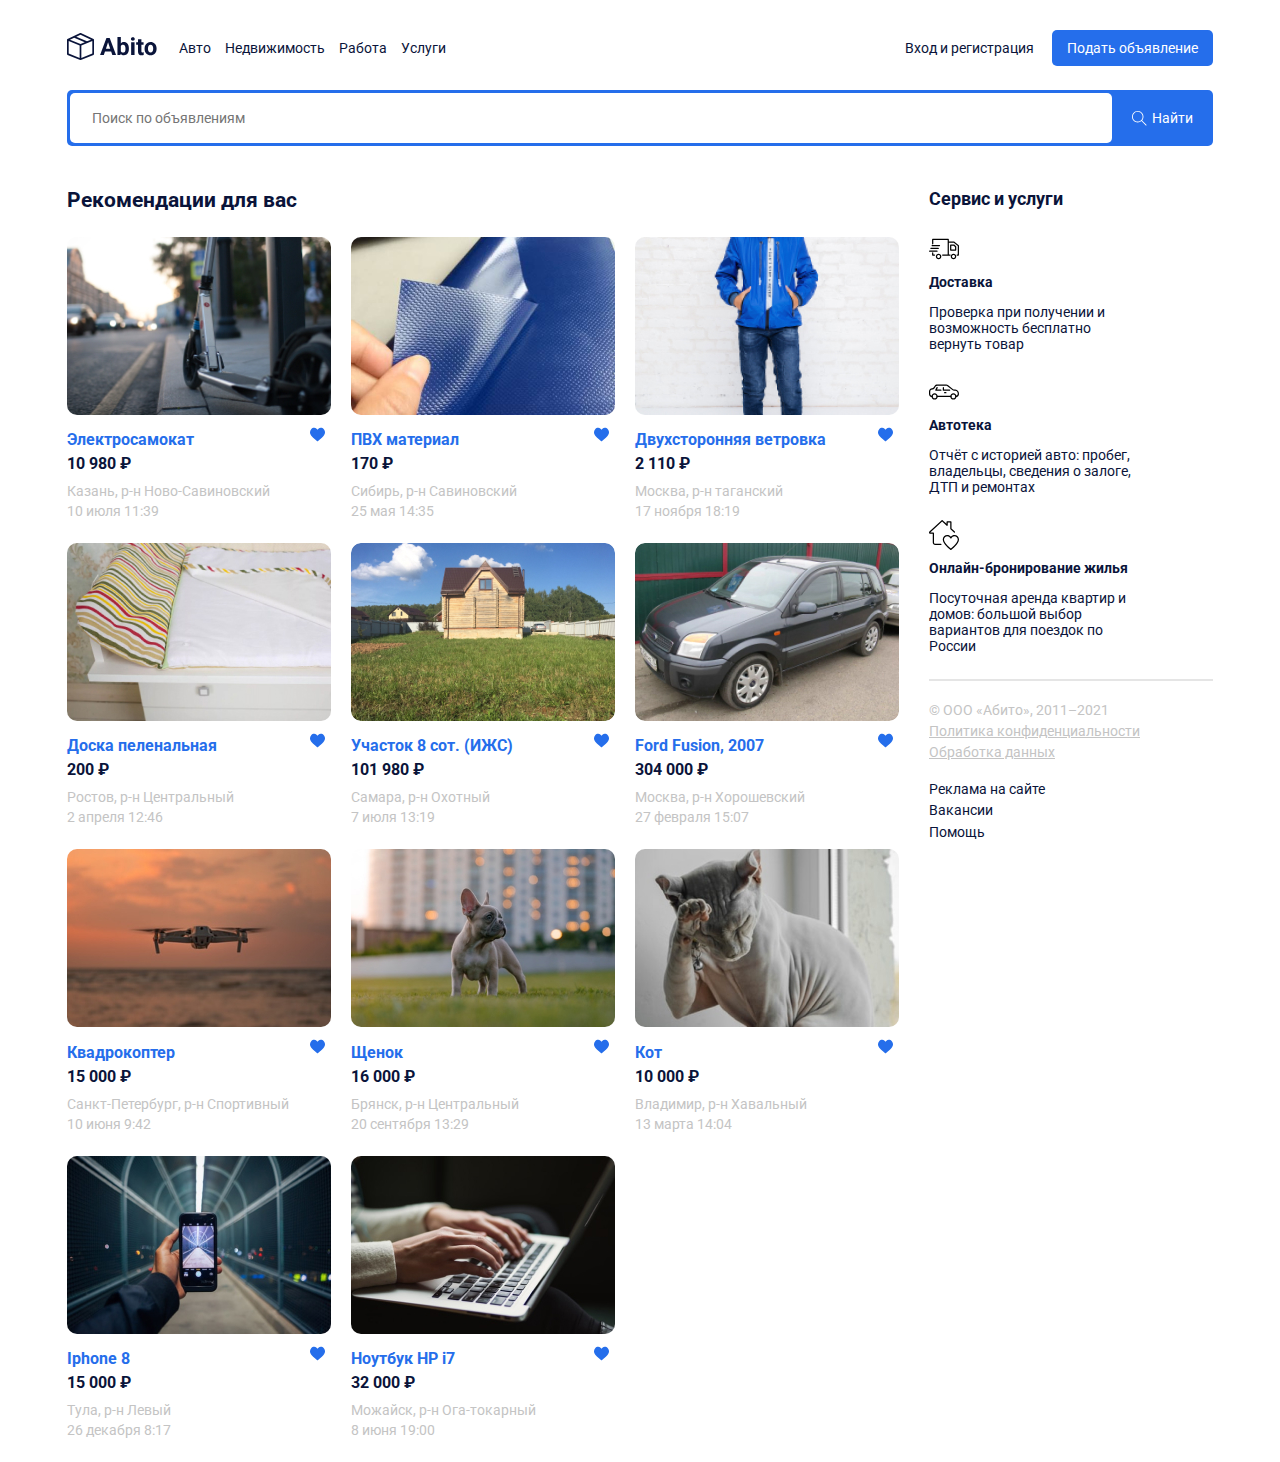
<file: index.html>
<!DOCTYPE html>
<html lang="ru">
  <head>
    <meta charset="UTF-8" />
    <meta name="viewport" content="width=device-width, initial-scale=1.0" />
    <meta http-equiv="X-UA-Compatible" content="ie=edge" />
    <title>Abito - это доска объявлений</title>
    <!-- подключаем шрифт google-font Roboto -->
    <link rel="preconnect" href="https://fonts.googleapis.com" />
    <link rel="preconnect" href="https://fonts.gstatic.com" crossorigin />
    <link
      href="https://fonts.googleapis.com/css2?family=Roboto:wght@400;700&display=swap"
      rel="stylesheet"
    />
    <!-- подключаем normalize -->
    <link rel="stylesheet" href="css/normalize.css" />
    <link
      rel="stylesheet"
      href="https://unpkg.com/swiper/swiper-bundle.min.css"
    />
    <!-- подключаем стили css -->
    <link rel="stylesheet" href="css/style.css" />
  </head>
  <body>
    <!--Начало шапки сайта -->
    <header class="header container">
      <div class="navbar">
        <a href="/index.html" class="logo">
          <!-- Лого -->
          <img src="img/logo.svg" alt="logo: Abito" class="logo-image" />
        </a>
        <div class="navbar-panel">
          <button class="close-menu">
            <svg
              width="22"
              height="22"
              viewBox="0 0 11 11"
              fill="none"
              xmlns="http://www.w3.org/2000/svg"
            >
              <path d="M1 1C8.2 8.2 10 10 10 10M1 10L10 1" stroke="black" />
            </svg>
          </button>
          <!-- Навигация -->
          <nav class="navbar-menu">
            <!-- Меню -->
            <ul class="menu">
              <!-- Пункт меню -->
              <li class="menu-item">
                <!-- ссылка авто -->
                <a href="#" class="menu-link">Авто</a>
              </li>
              <li class="menu-item">
                <!-- ссылка недвижимость -->
                <a href="#" class="menu-link">Недвижимость</a>
              </li>
              <li class="menu-item">
                <!-- ссылка работа -->
                <a href="#" class="menu-link">Работа</a>
              </li>
              <li class="menu-item">
                <!-- ссылка услуги -->
                <a href="#" class="menu-link">Услуги</a>
              </li>
            </ul>
          </nav>
          <div class="button-group">
            <a href="#" class="button button-link">Вход и регистрация</a>
            <!-- Вход и регистрация -->
            <a href="#" class="button button-primary">Подать объявление</a>
            <!-- Подать объявление -->
          </div>
          <!-- /.button-group -->
        </div>
        <!-- /.navbar-panel -->
        <button class="menu-button">
          <svg
            width="30"
            height="30"
            viewBox="0 0 30 30"
            fill="none"
            xmlns="http://www.w3.org/2000/svg"
          >
            <path
              d="M0.937476 9.37501H29.0624C29.58 9.37501 29.9999 8.95498 29.9999 8.43754C29.9999 7.92002 29.5799 7.50006 29.0624 7.50006H0.937476C0.419955 7.50006 0 7.92009 0 8.43754C0 8.95498 0.420033 9.37501 0.937476 9.37501Z"
              fill="black"
            />
            <path
              d="M29.0624 14.0626H0.937476C0.419955 14.0626 0 14.4826 0 15C0 15.5175 0.420033 15.9375 0.937476 15.9375H29.0624C29.58 15.9375 29.9999 15.5175 29.9999 15C29.9999 14.4826 29.58 14.0626 29.0624 14.0626Z"
              fill="black"
            />
            <path
              d="M29.0625 20.625H10.3125C9.79495 20.625 9.375 21.0451 9.375 21.5625C9.375 22.08 9.79503 22.5 10.3125 22.5H29.0625C29.58 22.5 29.9999 22.0799 29.9999 21.5625C30 21.045 29.58 20.625 29.0625 20.625Z"
              fill="black"
            />
          </svg>
        </button>
        <!-- кнопка-гамбургер -->
      </div>
      <!-- /.navbar -->
      <div class="search-panel">
        <input
          type="search"
          class="search-input"
          placeholder="Поиск по объявлениям"
        />
        <button class="search-button">
          <svg
            class="search-icon"
            width="15"
            height="15"
            viewBox="0 0 15 15"
            fill="none"
            xmlns="http://www.w3.org/2000/svg"
          >
            <g clip-path="url(#clip0)">
              <path
                d="M14.6506 14.0012L10.0862 9.43675C10.9465 8.43352 11.4706 7.13293 11.4706 5.71058C11.4706 
                2.54822 8.89765 -0.0247192 5.7353 -0.0247192C4.20353 -0.0247192 2.76265 0.571751 1.67824 
                1.6544C0.595589 2.73793 -0.000881376 4.17881 9.77541e-07 5.71058C9.77541e-07 8.87293 2.57294 
                11.4459 5.7353 11.4459C7.15765 11.4459 8.45912 10.9218 9.46235 10.0615L14.0268 14.6259L14.6506 
                14.0012ZM5.7353 10.5635C3.06 10.5635 0.882354 8.38675 0.882354 5.71058C0.881472 4.41352 1.38618 
                3.19499 2.30294 2.2791C3.21882 1.36234 4.43824 0.857634 5.7353 0.857634C8.41059 0.857634 10.5882 
                3.0344 10.5882 5.71058C10.5882 8.38587 8.41059 10.5635 5.7353 10.5635Z"
                fill="white"
              />
            </g>
            <defs>
              <clipPath id="clip0">
                <rect width="15" height="15" fill="white" />
              </clipPath>
            </defs>
          </svg>

          <span class="search-button-text">Найти</span>
        </button>
      </div>
      <!-- /.search-panel -->
    </header>

    <div class="page-content container">
      <!-- блок с объявлениями -->
      <main class="main">
        <h2 class="page-title">Рекомендации для вас</h2>
        <div class="cards">
          <div class="card">
            <a href="single.html" class="card-link">
              <img src="img/card-image1.jpg" alt="Самокат" class="card-image1"
            /></a>
            <div class="card-header">
              <a href="№" class="card-link">
                <h3 class="card-title">Электросамокат</h3>
              </a>
              <button class="like">
                <img src="img/like.svg" alt="like" />
              </button>
            </div>
            <strong class="card-price"> 10 980 ₽ </strong>
            <p class="card-text">Казань, р-н Ново-Савиновский</p>
            <p class="card-text">10 июля 11:39</p>
          </div>
          <!-- карточка товара 1 -->
          <div class="card">
            <a href="single.html" class="card-link">
              <img src="img/card-image2.jpg" alt="ПВХ" class="card-image1"
            /></a>
            <div class="card-header">
              <a href="single.html" class="card-link">
                <h3 class="card-title">ПВХ материал</h3></a
              >
              <button class="like">
                <img src="img/like.svg" alt="like" />
              </button>
            </div>
            <strong class="card-price"> 170 ₽ </strong>
            <p class="card-text">Сибирь, р-н Савиновский</p>
            <p class="card-text">25 мая 14:35</p>
          </div>
          <!-- карточка товара 2 -->
          <div class="card">
            <a href="single.html" class="card-link">
              <img src="img/card-image3.jpg" alt="Ветровка" class="card-image1"
            /></a>
            <div class="card-header">
              <a href="single.html" class="card-link">
                <h3 class="card-title">Двухсторонняя ветровка</h3></a
              >
              <button class="like">
                <img src="img/like.svg" alt="like" />
              </button>
            </div>
            <strong class="card-price"> 2 110 ₽ </strong>
            <p class="card-text">Москва, р-н таганский</p>
            <p class="card-text">17 ноября 18:19</p>
          </div>
          <!-- карточка товара 3 -->
          <div class="card">
            <a href="single.html" class="card-link">
              <img
                src="img/card-image4.jpg"
                alt="Пеленальная доска"
                class="card-image1"
            /></a>
            <div class="card-header">
              <a href="single.html" class="card-link">
                <h3 class="card-title">Доска пеленальная</h3></a
              >
              <button class="like">
                <img src="img/like.svg" alt="like" />
              </button>
            </div>
            <strong class="card-price"> 200 ₽ </strong>
            <p class="card-text">Ростов, р-н Центральный</p>
            <p class="card-text">2 апреля 12:46</p>
          </div>
          <!-- карточка товара 4 -->
          <div class="card">
            <a href="single.html" class="card-link">
              <img src="img/plot-image.jpg" alt="Участок" class="card-image1"
            /></a>
            <div class="card-header">
              <a href="single.html" class="card-link">
                <h3 class="card-title">Участок 8 сот. (ИЖС)</h3>
              </a>
              <button class="like">
                <img src="img/like.svg" alt="like" />
              </button>
            </div>
            <strong class="card-price"> 101 980 ₽ </strong>
            <p class="card-text">Самара, р-н Охотный</p>
            <p class="card-text">7 июля 13:19</p>
          </div>
          <!-- карточка товара 5 -->
          <div class="card">
            <a href="single.html" class="card-link">
              <img src="img/ford-image.jpg" alt="Ford" class="card-image1"
            /></a>
            <div class="card-header">
              <a href="single.html" class="card-link">
                <h3 class="card-title">Ford Fusion, 2007</h3>
              </a>
              <button class="like">
                <img src="img/like.svg" alt="like" />
              </button>
            </div>
            <strong class="card-price"> 304 000 ₽ </strong>
            <p class="card-text">Москва, р-н Хорошевский</p>
            <p class="card-text">27 февраля 15:07</p>
          </div>
          <!-- карточка товара 6 -->
          <div class="card">
            <a href="single.html" class="card-link">
              <img src="img/quad-image.jpg" alt="Quad" class="card-image1"
            /></a>
            <div class="card-header">
              <a href="single.html" class="card-link">
                <h3 class="card-title">Квадрокоптер</h3>
              </a>
              <button class="like">
                <img src="img/like.svg" alt="like" />
              </button>
            </div>
            <strong class="card-price"> 15 000 ₽ </strong>
            <p class="card-text">Санкт-Петербург, р-н Спортивный</p>
            <p class="card-text">10 июня 9:42</p>
          </div>
          <!-- карточка товара 7 -->
          <div class="card">
            <a href="single.html" class="card-link">
              <img src="img/dog-image.jpg" alt="Dog" class="card-image1"
            /></a>
            <div class="card-header">
              <a href="single.html" class="card-link">
                <h3 class="card-title">Щенок</h3>
              </a>
              <button class="like">
                <img src="img/like.svg" alt="like" />
              </button>
            </div>
            <strong class="card-price"> 16 000 ₽ </strong>
            <p class="card-text">Брянск, р-н Центральный</p>
            <p class="card-text">20 сентября 13:29</p>
          </div>
          <!-- карточка товара 8 -->
          <div class="card">
            <a href="single.html" class="card-link">
              <img src="img/cat-image.jpg" alt="Cat" class="card-image1"
            /></a>
            <div class="card-header">
              <a href="single.html" class="card-link">
                <h3 class="card-title">Кот</h3>
              </a>
              <button class="like">
                <img src="img/like.svg" alt="like" />
              </button>
            </div>
            <strong class="card-price"> 10 000 ₽ </strong>
            <p class="card-text">Владимир, р-н Хавальный</p>
            <p class="card-text">13 марта 14:04</p>
          </div>
          <!-- карточка товара 9 -->
          <div class="card">
            <a href="single.html" class="card-link">
              <img src="img/phone-image.jpg" alt="Iphone" class="card-image1"
            /></a>
            <div class="card-header">
              <a href="single.html" class="card-link">
                <h3 class="card-title">Iphone 8</h3>
              </a>
              <button class="like">
                <img src="img/like.svg" alt="like" />
              </button>
            </div>
            <strong class="card-price"> 15 000 ₽ </strong>
            <p class="card-text">Тула, р-н Левый</p>
            <p class="card-text">26 декабря 8:17</p>
          </div>
          <!-- карточка товара 10 -->
          <div class="card">
            <a href="single.html" class="card-link">
              <img
                src="img/notebook-image.jpg"
                alt="Notebook"
                class="card-image1"
            /></a>
            <div class="card-header">
              <a href="single.html" class="card-link">
                <h3 class="card-title">Ноутбук HP i7</h3>
              </a>
              <button class="like">
                <img src="img/like.svg" alt="like" />
              </button>
            </div>
            <strong class="card-price"> 32 000 ₽ </strong>
            <p class="card-text">Можайск, р-н Ога-токарный</p>
            <p class="card-text">8 июня 19:00</p>
          </div>
          <!-- карточка товара 11 -->
        </div>
        <!-- карточки товара -->
      </main>
      <!-- сайдбар -->
      <aside class="sidebar">
        <h4 class="page-title">Сервис и услуги</h4>
        <div class="service">
          <img
            src="img/shipping-icon.svg"
            alt="icon: shipping"
            class="service-image"
          />
          <h5 class="service-title">Доставка</h5>
          <p class="service-text">
            Проверка при получении и возможность бесплатно вернуть товар
          </p>
        </div>
        <!-- блок сервис 1 -->
        <div class="service">
          <img src="img/car-icon.svg" alt="icon: car" class="service-image" />
          <h5 class="service-title">Автотека</h5>
          <p class="service-text">
            Отчёт с историей авто: пробег, владельцы, сведения о залоге, ДТП и
            ремонтах
          </p>
        </div>
        <!-- блок сервис 2 -->
        <div class="service">
          <img src="img/home-icon.svg" alt="icon: home" class="service-image" />
          <h5 class="service-title">Онлайн-бронирование жилья</h5>
          <p class="service-text">
            Посуточная аренда квартир и домов: большой выбор вариантов для
            поездок по России
          </p>
        </div>
        <!-- блок сервис 3 -->
        <hr color="#E5E5E5" class="band" />
        <footer class="footer">
          <p class="footer-text">© ООО «Абито», 2011–2021</p>
          <ul class="footer-menu">
            <li class="footer-menu-item">
              <a href="#" class="footer-text">Политика конфиденциальности</a>
            </li>
            <li class="footer-menu-item">
              <a href="#" class="footer-text">Обработка данных</a>
            </li>
          </ul>
          <!-- подвал блок 1 -->
          <ul class="footer-menu">
            <li class="footer-menu-item">
              <a href="#" class="footer-link">Реклама на сайте</a>
            </li>
            <li class="footer-menu-item">
              <a href="#" class="footer-link">Вакансии</a>
            </li>
            <li class="footer-menu-item">
              <a href="#" class="footer-link">Помощь</a>
            </li>
          </ul>
          <!-- подвал блок 1 -->
        </footer>
        <!-- подвал -->
      </aside>
    </div>
    <!-- блок контента -->
    <script src="https://unpkg.com/swiper/swiper-bundle.min.js"></script>
    <script src="/js/main.js"></script>
  </body>
</html>
</file>
<file: css/style.css>
body {
  font-family: "Roboto", sans-serif; /* меняем шрифт на Roboto */
  font-size: 14px; /* размер шрифта */
  color: #0a143a; /* цвет текста #0A143A */
}

.container {
  max-width: 1146px; /* максимальная ширина этого элемента */
  margin: auto; /* автоматическое выравнивание по середине */
}

.header {
  padding-top: 30px;
  padding-bottom: 30px;
  margin-bottom: 12px;
}

.navbar {
  display: flex; /* делаем гибкий блок */
  align-items: center; /* выравниваем по вертикали по центру */
  justify-content: space-between; /* разбросать элементы по краям */
  margin-bottom: 24px;
}

.navbar-panel {
  flex-grow: 1; /* расстянуть по ширине */
  display: flex; /* сделать гибким */
  align-items: center; /* выровнять по середине */
}
/* меню в шапке */
.navbar-menu {
  margin-right: auto; /* автоматический отступ справа */
}
.menu {
  list-style: none; /* убираем точки в списке */
  margin: 0; /* обнуляем отступы */
  padding-left: 22px; /* внутренний отступ влево */
  padding-right: 22px; /* внутренний отступ справа */
  display: flex;
}
/* для всех пунков меню кроме последнего */
.menu-item:not(:last-child) {
  margin-right: 14px; /* отступ справа */
}
.menu-link {
  text-decoration: none; /* отключаем подчеркивание ссылок */
  color: inherit; /* возьми цвет как у родителя (body) */
}
.button {
  text-decoration: none;
  display: inline-block;
  padding: 10px 15px; /* сверху-снизу 10px, по краям 15px */
  cursor: pointer;
}
.button-link {
  color: inherit;
}
.button-primary {
  background: #256eeb; /* фон */
  border-radius: 5px; /* скругление углов */
  color: white;
}
.search-panel {
  height: 50px; /* высота */
  background: #256eeb;
  border-radius: 5px;
  display: flex;
  padding: 3px;
}
.search-input {
  flex-grow: 1; /* расстягивается на все свободное место */
  background: #ffffff;
  border-radius: 5px;
  border: none; /* отключаем обводку(рамку) */
  padding-left: 22px;
  padding-right: 22px;
}
.search-button {
  background: #256eeb;
  border: none;
  color: white;
  padding-left: 20px;
  padding-right: 17px;
  display: flex;
  align-items: center;
}
.search-button-text {
  margin-left: 5px;
}

.page-content {
  display: grid;
  grid-template-columns: 9fr 3fr;
  grid-column-gap: 10px;
}

.page-content-single {
  display: flex;
  grid-template-columns: 9fr 3fr;
  grid-column-gap: 10px;
}

.card-image1 {
  border-radius: 10px;
  width: 264px;
  height: 178px;
  object-fit: cover;
}
.cards {
  display: flex;
  flex-wrap: wrap;
}

.card {
  margin-bottom: 20px;
  margin-right: 20px;
}

.card-title {
  font-size: 16px;
  line-height: 19px;
  color: #256eeb;
  margin-top: 12px;
  margin-bottom: 5px;
}

.card-header {
  display: flex;
  justify-content: space-between;
  align-items: center;
}
.like {
  background-color: white;
  border: none;
  cursor: pointer;
  margin-left: 15px;
}

.card-price {
  font-size: 16px;
  line-height: 19px;
  margin-bottom: 10px;
  display: block;
}

.card-text {
  font-size: 14px;
  line-height: 16px;
  color: #c4c4c4;
  margin-bottom: 4px;
  margin-top: 0px;
}

.card-link {
  text-decoration: none;
}

.service {
  margin-bottom: 25px;
}

.service-title {
  margin-top: 7px;
  margin-bottom: 5px;
  font-weight: bold;
  font-size: 14px;
  line-height: 16px;
}

.service-text {
  font-size: 14px;
  line-height: 16px;
  max-width: 217px;
}

.sidebar .page-title {
  font-size: 18px;
  line-height: 21px;
}

.footer-text {
  display: inline-block;
  font-size: 14px;
  line-height: 16px;
  color: #c4c4c4;
  margin-bottom: 5px;
}

.footer-menu {
  margin: 0;
  padding: 0;
  list-style: none;
  margin-bottom: 16px;
}

.footer-link {
  color: inherit;
  text-decoration: none;
  display: inline-block;
  margin-bottom: 5px;
}

.main-single {
  margin-right: 30px;
  max-width: 460px;
  display: flex;
  align-items: flex-start;
}

.content {
  max-width: 460px;
  margin-right: 30px;
}

.swiper-container {
  width: 100%;
  height: 357px;
  margin-left: auto;
  margin-right: auto;
}

.swiper-slide {
  background-size: cover;
  background-position: center;
}

.mySwiper2 {
  border-radius: 10px;
  width: 100%;
}

.mySwiper {
  height: 20%;
  box-sizing: border-box;
  padding: 10px 0;
}

.mySwiper .swiper-slide {
  width: 25%;
  height: 100%;
  opacity: 0.4;
  border-radius: 10px;
}

.mySwiper .swiper-slide-thumb-active {
  opacity: 1;
}

.swiper-slide img {
  display: block;
  width: 100%;
  height: 100%;
  object-fit: cover;
  border-radius: 3px;
}

.content-text {
  font-size: 14px;
  line-height: 140%;
}

.single-price {
  font-size: 24px;
  line-height: 28px;
  margin-top: 0px;
  margin-bottom: 25px;
  display: block;
}

.page-title {
  margin-top: 0px;
  margin-bottom: 25px;
}

.author {
  min-width: 265px;
}

.author-wrapper {
  display: flex;
  align-items: center;
  justify-content: space-between;
  margin-top: 25px;
  margin-bottom: 30px;
}
.author-avatar {
  width: 50px;
  height: 50px;
  object-fit: cover;
  border-radius: 50%;
}

.author-name {
  font-weight: bold;
  font-size: 14px;
  line-height: 16px;
  display: block;
  margin-bottom: 4px;
}

.rating {
  margin-bottom: 5px;
}

.rating-couter {
  margin-left: 10px;
  opacity: 0.5;
}

.author-status {
  font-size: 12px;
  line-height: 14px;
}

.button-block {
  width: 100%;
  height: 54px;
  display: block;
  margin-bottom: 14px;
  border: none;
}

.button-success {
  background-color: #14b4be;
  border-radius: 5px;
  color: #ffffff;
}

.menu-button {
  background-color: white;
  border: none;
  cursor: pointer;
  display: none; /* отключаем кнопку везде, кроме мобильной версии */
}

.close-menu {
  display: none;
}
.banner-block {
  max-width: 260px;
}
.sidebar2 {
  margin-left: 105px;
  max-width: 264px;
}
.banner {
  max-width: 264px;
  max-height: 185px;
  object-fit: cover;
}

@media (max-width: 1200px) {
  .container {
    max-width: 960px;
  }
  .card {
    width: 45%;
  }
  .card-image1 {
    width: 100%;
    height: 200px;
  }
  .content {
    margin-right: 10px;
  }
  .main-single {
    margin-right: 10px;
    max-width: 400px;
    margin-bottom: 20px;
  }
  .content {
    max-width: 400px;
  }
  .sidebar2 {
    margin-left: 35px;
    max-width: 250px;
  }
  .author {
    min-width: 200px;
    margin-left: 30px;
    margin-right: 1px;
  }
}

@media (max-width: 992px) {
  .container {
    max-width: 740px;
  }
  .card-image1 {
    height: 150px;
  }
  .main-single {
    margin: auto;
    margin-bottom: 20px;
  }
  .page-content-single {
    flex-wrap: wrap;
  }
  .sidebar2 {
    display: flex;
    max-width: 740px;
    margin: auto;
  }
  .author {
    max-height: 350px;
    margin-right: 30px;
  }
  .banner-block {
    width: 220px;
    height: 154px;
    margin-right: 6px;
  }
  .banner {
    width: 100%;
  }
}

@media (max-width: 768px) {
  .container {
    max-width: 560px;
  }
  .card {
    width: 100%;
  }
  .page-content {
    grid-template-columns: 8fr 4fr;
  }
  .main-single {
    width: 300px;
  }
  .content {
    width: inherit;
    margin-right: 0;
  }
  .author {
    margin-right: 0;
  }
  .swiper-container {
    height: 250px;
  }
  .mySwiper {
    height: 60px;
  }
  .single-price {
    max-height: 40px;
    margin-bottom: 0px;
  }

  .menu-button {
    display: block;
  }
  .close-menu {
    display: block;
    position: absolute;
    right: 30px;
    top: 30px;
    cursor: pointer;
    background-color: white;
    border: none;
  }

  .navbar-panel {
    position: fixed;
    right: 0px;
    top: 0px;
    width: 100%;
    height: 100%;
    background-color: white;
    z-index: 9;
    flex-direction: column; /* выстроить дочерние елементы в столбец */
    align-items: center;
    justify-content: center;
    transition: transform 0.2s, opacity 0, 2s;
    transform: translateX(100%); /* уберем меню в сторону его не будет видно */
    opacity: 0;
  }
  .is-open {
    transform: translateX(0%);
    opacity: 1;
  }

  .navbar-menu {
    margin-left: auto;
    margin-bottom: 20px;
  }
  .menu {
    flex-direction: column;
    align-items: center;
    justify-content: center;
  }
  .menu-item:not(:last-child) {
    margin-right: 0px;
    margin-bottom: 10px;
  }
  .button-group {
    display: flex;
    flex-direction: column;
  }
  .sidebar2 {
    flex-wrap: wrap;
  }
  .banner-block {
    width: 260px;
    height: 180px;
  }
  .band {
    display: none;
  }
  .footer2 {
    margin-bottom: 1opx;
  }
}

@media (max-width: 576px) {
  .container {
    max-width: 90%;
  }
  .page-content {
    grid-template-columns: none;
  }
  .page-content-single {
    flex-direction: column;
    grid-column-gap: 0px;
  }
  .main-single {
    width: 100%;
  }
  .card {
    margin-right: 0px;
  }
  .search-button-text {
    display: none;
  }
  .mySwiper {
    height: 60px;
  }
  .author {
    width: 90%;
    margin: auto;
  }
  .single-price {
    max-height: 40px;
    margin-bottom: 0px;
  }
  .sidebar2 {
    width: 90%;
  }
  .banner-block {
    width: 100%;
    margin-right: 0;
    margin: auto;
  }
  .footer2 {
    width: 260px;
    margin: auto;
  }
}
</file>
